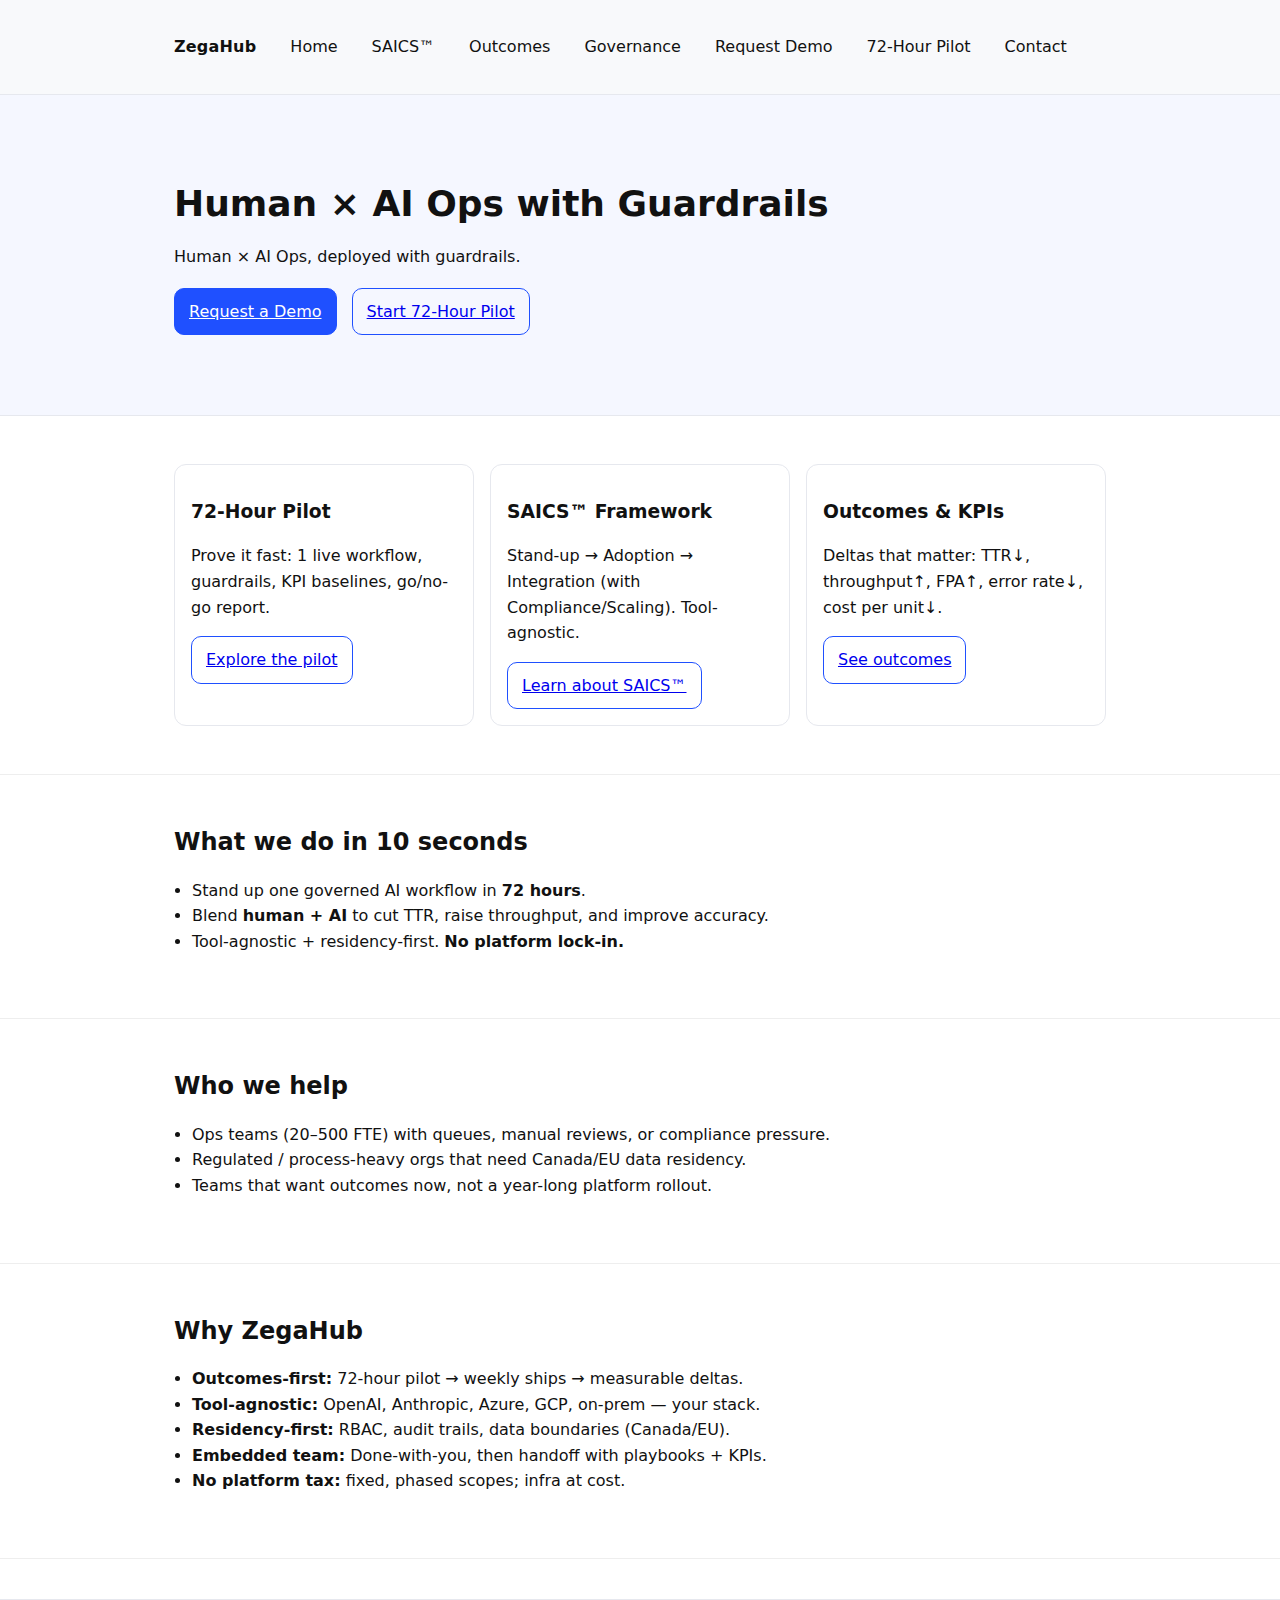
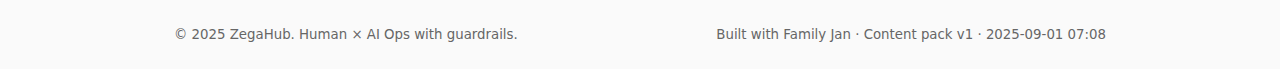
<file: index.html>
<!doctype html>
<html lang="en">
<head>
  <link rel="canonical" href="https://www.zegahub.com/" />
  <!-- deploy: v2 -->
  <meta charset="utf-8">
  <meta name="viewport" content="width=device-width,initial-scale=1">
  <title>ZegaHub — Human × AI Ops with Guardrails</title>
  <meta name="description" content="Stand up one governed AI workflow in 72 hours. Outcomes-first, tool-agnostic, residency-first. No platform lock-in.">
  <style>
:root { font-family: ui-sans-serif, system-ui, -apple-system, Segoe UI, Roboto, Helvetica, Arial, "Apple Color Emoji","Segoe UI Emoji"; line-height: 1.6; }
* { box-sizing: border-box; }
body { margin: 0; color: #111; background: #fff; }
.container { max-width: 980px; margin: 0 auto; padding: 24px; }
nav { background: #f8f9fb; border-bottom: 1px solid #e6e8ee; }
nav .container { display: flex; align-items: center; gap: 18px; }
nav a { text-decoration: none; color: #111; padding: 10px 8px; }
nav a:hover { text-decoration: underline; }
.brand { font-weight: 700; letter-spacing: 0.2px; margin-right: 8px; }
.hero { padding: 56px 0; background: #f5f7ff; border-bottom: 1px solid #e6e8ee; }
.hero h1 { font-size: 36px; margin: 0 0 12px; }
.hero p { margin: 0 0 18px; }
.cta { display: inline-block; margin-right: 10px; padding: 10px 14px; border-radius: 10px; border: 1px solid #1f50ff; }
.cta.primary { background: #1f50ff; color: #fff; }
.band { padding: 24px 0; border-bottom: 1px solid #eee; }
.bullets { padding-left: 18px; }
.cards { display: grid; grid-template-columns: repeat(auto-fit,minmax(240px,1fr)); gap: 16px; }
.card { border: 1px solid #e6e8ee; border-radius: 12px; padding: 16px; background: #fff; }
h2 { margin: 0 0 12px; }
h3 { margin: 16px 0 8px; }
footer { border-top: 1px solid #e6e8ee; background: #fafafa; margin-top: 40px; }
footer .container { display: flex; gap: 12px; justify-content: space-between; flex-wrap: wrap; }
small.muted { color: #666; }
details { padding: 8px 12px; border: 1px solid #e6e8ee; border-radius: 10px; margin: 8px 0; background: #fff; }
summary { cursor: pointer; font-weight: 600; }
form label { display: block; margin: 8px 0 4px; }
input, textarea, select { width: 100%; padding: 10px; border: 1px solid #d7dbe6; border-radius: 10px; }
button { padding: 10px 14px; border-radius: 10px; border: 1px solid #1f50ff; background: #1f50ff; color: #fff; }
.notice { background: #fff8e6; border: 1px solid #ffe2a8; padding: 12px; border-radius: 12px; }
</style>
  <script src="/assets/js/utm.js" defer></script>
</head>
<body>

<nav>
  <div class="container">
    <div class="brand">ZegaHub</div>
    <a href="/index.html">Home</a>
    <a href="/saics.html">SAICS™</a>
    <a href="/outcomes.html">Outcomes</a>
    <a href="/governance.html">Governance</a>
    <a href="/request-demo.html">Request Demo</a>
    <a href="/pilot.html">72-Hour Pilot</a>
    <a href="/contact.html">Contact</a>
  </div>
</nav>



<section class="hero">
  <div class="container">
    <h1>Human × AI Ops with Guardrails</h1>
    <p>Human × AI Ops, deployed with guardrails.</p>
    <a class="cta primary track-utm" href="/request-demo.html">Request a Demo</a>
    <a class="cta track-utm" href="/pilot.html">Start 72‑Hour Pilot</a>
  </div>
</section>

<section class="band">
  <div class="container">
    <div class="cards">
      <div class="card">
        <h3>72‑Hour Pilot</h3>
        <p>Prove it fast: 1 live workflow, guardrails, KPI baselines, go/no-go report.</p>
        <a class="cta track-utm" href="/pilot.html">Explore the pilot</a>
      </div>
      <div class="card">
        <h3>SAICS™ Framework</h3>
        <p>Stand-up → Adoption → Integration (with Compliance/Scaling). Tool-agnostic.</p>
        <a class="cta track-utm" href="/saics.html">Learn about SAICS™</a>
      </div>
      <div class="card">
        <h3>Outcomes & KPIs</h3>
        <p>Deltas that matter: TTR↓, throughput↑, FPA↑, error rate↓, cost per unit↓.</p>
        <a class="cta track-utm" href="/outcomes.html">See outcomes</a>
      </div>
    </div>
  </div>
</section>

<section class="band">
  <div class="container">
    <h2>What we do in 10 seconds</h2>
    <ul class="bullets">
      <li>Stand up one governed AI workflow in <strong>72 hours</strong>.</li>
      <li>Blend <strong>human + AI</strong> to cut TTR, raise throughput, and improve accuracy.</li>
      <li>Tool-agnostic + residency-first. <strong>No platform lock-in.</strong></li>
    </ul>
  </div>
</section>

<section class="band">
  <div class="container">
    <h2>Who we help</h2>
    <ul class="bullets">
      <li>Ops teams (20–500 FTE) with queues, manual reviews, or compliance pressure.</li>
      <li>Regulated / process-heavy orgs that need Canada/EU data residency.</li>
      <li>Teams that want outcomes now, not a year-long platform rollout.</li>
    </ul>
  </div>
</section>

<section class="band">
  <div class="container">
    <h2>Why ZegaHub</h2>
    <ul class="bullets">
      <li><strong>Outcomes-first:</strong> 72-hour pilot → weekly ships → measurable deltas.</li>
      <li><strong>Tool-agnostic:</strong> OpenAI, Anthropic, Azure, GCP, on-prem — your stack.</li>
      <li><strong>Residency-first:</strong> RBAC, audit trails, data boundaries (Canada/EU).</li>
      <li><strong>Embedded team:</strong> Done-with-you, then handoff with playbooks + KPIs.</li>
      <li><strong>No platform tax:</strong> fixed, phased scopes; infra at cost.</li>
    </ul>
  </div>
</section>


<footer>
  <div class="container">
    <small class="muted">© 2025 ZegaHub. Human × AI Ops with guardrails.</small>
    <small class="muted">Built with Family Jan · Content pack v1 · 2025-09-01 07:08</small>
  </div>
</footer>

</body>
</html>
</file>
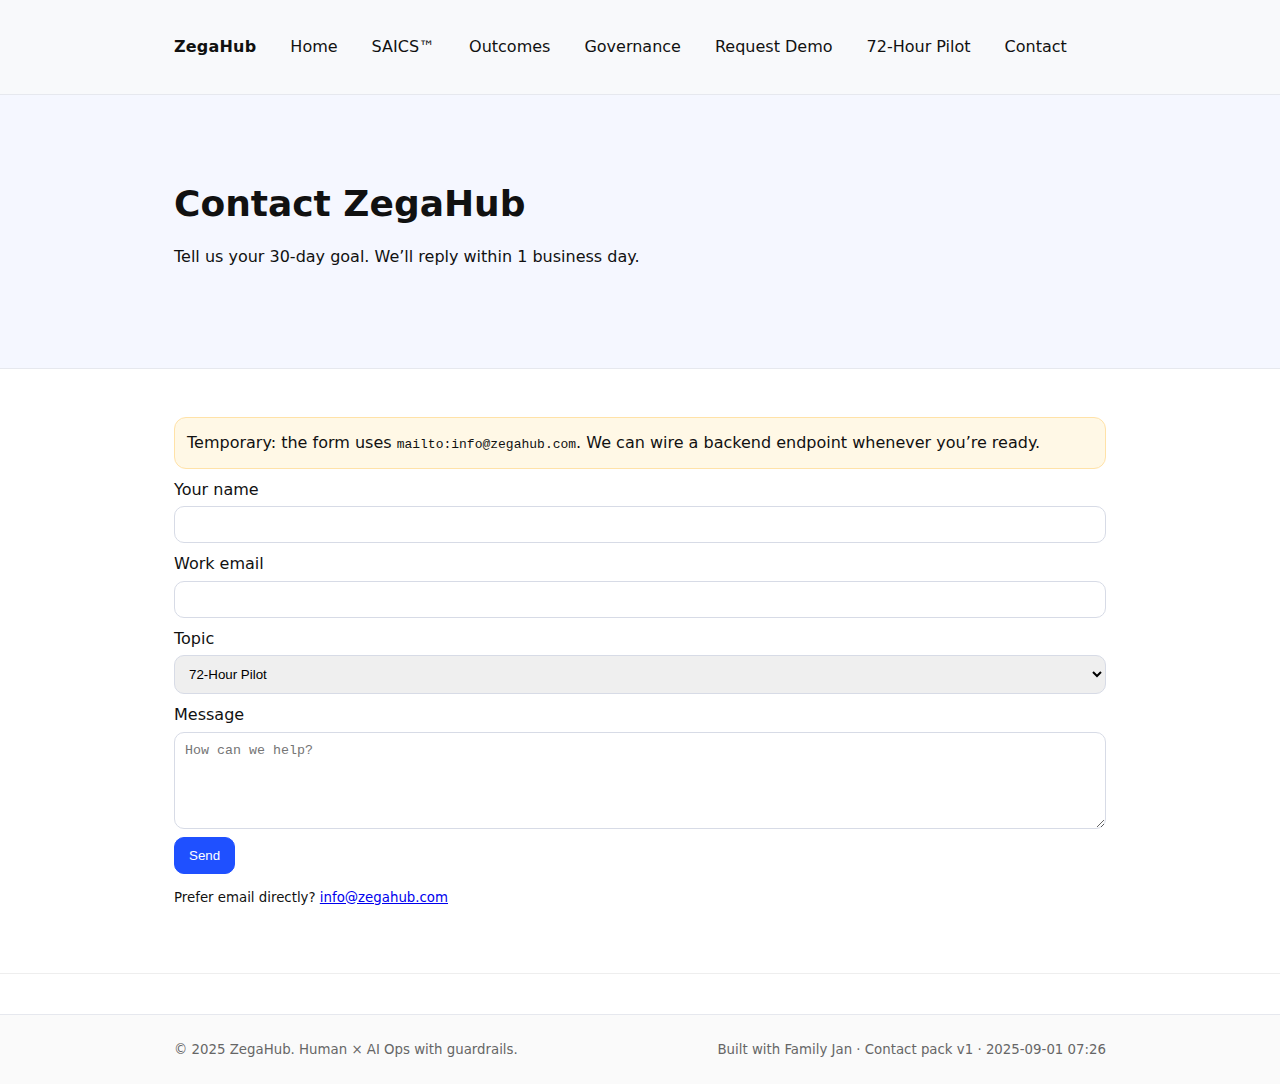
<file: contact.html>
<!doctype html>
<html lang="en">
<head>
  <link rel="canonical" href="https://www.zegahub.com/contact.html" />
  <meta charset="utf-8">
  <meta name="viewport" content="width=device-width,initial-scale=1">
  <title>Contact | ZegaHub</title>
  <meta name="description" content="Contact ZegaHub. Tell us your 30‑day goal and we’ll reply within 1 business day.">
  <link rel="icon" href="/favicon.svg" type="image/svg+xml" />
  <style>
:root { font-family: ui-sans-serif, system-ui, -apple-system, Segoe UI, Roboto, Helvetica, Arial, "Apple Color Emoji","Segoe UI Emoji"; line-height: 1.6; }
* { box-sizing: border-box; }
body { margin: 0; color: #111; background: #fff; }
.container { max-width: 980px; margin: 0 auto; padding: 24px; }
nav { background: #f8f9fb; border-bottom: 1px solid #e6e8ee; }
nav .container { display: flex; align-items: center; gap: 18px; }
nav a { text-decoration: none; color: #111; padding: 10px 8px; }
nav a:hover { text-decoration: underline; }
.brand { font-weight: 700; letter-spacing: 0.2px; margin-right: 8px; }
.hero { padding: 56px 0; background: #f5f7ff; border-bottom: 1px solid #e6e8ee; }
.hero h1 { font-size: 36px; margin: 0 0 12px; }
.hero p { margin: 0 0 18px; }
.cta { display: inline-block; margin-right: 10px; padding: 10px 14px; border-radius: 10px; border: 1px solid #1f50ff; }
.cta.primary { background: #1f50ff; color: #fff; }
.band { padding: 24px 0; border-bottom: 1px solid #eee; }
.bullets { padding-left: 18px; }
.cards { display: grid; grid-template-columns: repeat(auto-fit,minmax(240px,1fr)); gap: 16px; }
.card { border: 1px solid #e6e8ee; border-radius: 12px; padding: 16px; background: #fff; }
h2 { margin: 0 0 12px; }
h3 { margin: 16px 0 8px; }
footer { border-top: 1px solid #e6e8ee; background: #fafafa; margin-top: 40px; }
footer .container { display: flex; gap: 12px; justify-content: space-between; flex-wrap: wrap; }
small.muted { color: #666; }
form label { display: block; margin: 8px 0 4px; }
input, textarea, select { width: 100%; padding: 10px; border: 1px solid #d7dbe6; border-radius: 10px; }
button { padding: 10px 14px; border-radius: 10px; border: 1px solid #1f50ff; background: #1f50ff; color: #fff; }
.notice { background: #fff8e6; border: 1px solid #ffe2a8; padding: 12px; border-radius: 12px; }
</style>
</head>
<body>

<nav>
  <div class="container">
    <div class="brand">ZegaHub</div>
    <a href="/index.html">Home</a>
    <a href="/saics.html">SAICS™</a>
    <a href="/outcomes.html">Outcomes</a>
    <a href="/governance.html">Governance</a>
    <a href="/request-demo.html">Request Demo</a>
    <a href="/pilot.html">72‑Hour Pilot</a>
    <a href="/contact.html">Contact</a>
  </div>
</nav>


<section class="hero">
  <div class="container">
    <h1>Contact ZegaHub</h1>
    <p>Tell us your 30‑day goal. We’ll reply within 1 business day.</p>
  </div>
</section>

<section class="band">
  <div class="container">
    <div class="notice">Temporary: the form uses <code>mailto:info@zegahub.com</code>. We can wire a backend endpoint whenever you’re ready.</div>
    <form action="mailto:info@zegahub.com" method="post" enctype="text/plain">
      <label>Your name</label>
      <input name="name" required>
      <label>Work email</label>
      <input name="email" type="email" required>
      <label>Topic</label>
      <select name="topic">
        <option>72‑Hour Pilot</option>
        <option>Partnership</option>
        <option>General</option>
      </select>
      <label>Message</label>
      <textarea name="message" rows="5" placeholder="How can we help?"></textarea>
      <button type="submit">Send</button>
    </form>
    <p style="margin-top:10px;"><small>Prefer email directly? <a href="mailto:info@zegahub.com">info@zegahub.com</a></small></p>
  </div>
</section>


<footer>
  <div class="container">
    <small class="muted">© 2025 ZegaHub. Human × AI Ops with guardrails.</small>
    <small class="muted">Built with Family Jan · Contact pack v1 · 2025-09-01 07:26</small>
  </div>
</footer>

</body>
</html>
</file>
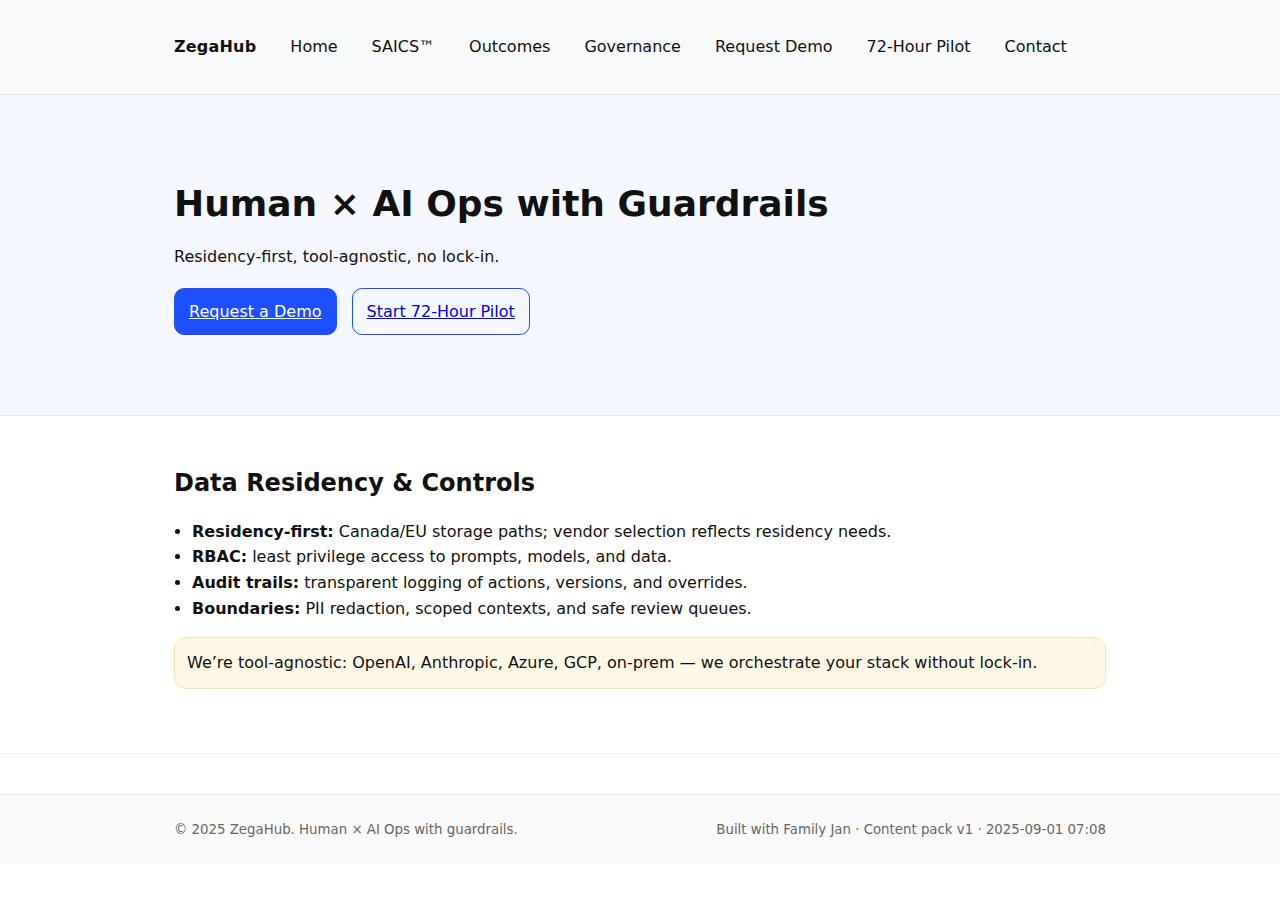
<file: governance.html>
<!doctype html>
<html lang="en">
<head>
  <meta charset="utf-8">
  <meta name="viewport" content="width=device-width,initial-scale=1">
  <title>Governance & Residency | ZegaHub</title>
  <meta name="description" content="Residency-first governance with RBAC, audit trails, and data boundaries (Canada/EU). Tool-agnostic, no lock-in.">
  <style>
:root { font-family: ui-sans-serif, system-ui, -apple-system, Segoe UI, Roboto, Helvetica, Arial, "Apple Color Emoji","Segoe UI Emoji"; line-height: 1.6; }
* { box-sizing: border-box; }
body { margin: 0; color: #111; background: #fff; }
.container { max-width: 980px; margin: 0 auto; padding: 24px; }
nav { background: #f8f9fb; border-bottom: 1px solid #e6e8ee; }
nav .container { display: flex; align-items: center; gap: 18px; }
nav a { text-decoration: none; color: #111; padding: 10px 8px; }
nav a:hover { text-decoration: underline; }
.brand { font-weight: 700; letter-spacing: 0.2px; margin-right: 8px; }
.hero { padding: 56px 0; background: #f5f7ff; border-bottom: 1px solid #e6e8ee; }
.hero h1 { font-size: 36px; margin: 0 0 12px; }
.hero p { margin: 0 0 18px; }
.cta { display: inline-block; margin-right: 10px; padding: 10px 14px; border-radius: 10px; border: 1px solid #1f50ff; }
.cta.primary { background: #1f50ff; color: #fff; }
.band { padding: 24px 0; border-bottom: 1px solid #eee; }
.bullets { padding-left: 18px; }
.cards { display: grid; grid-template-columns: repeat(auto-fit,minmax(240px,1fr)); gap: 16px; }
.card { border: 1px solid #e6e8ee; border-radius: 12px; padding: 16px; background: #fff; }
h2 { margin: 0 0 12px; }
h3 { margin: 16px 0 8px; }
footer { border-top: 1px solid #e6e8ee; background: #fafafa; margin-top: 40px; }
footer .container { display: flex; gap: 12px; justify-content: space-between; flex-wrap: wrap; }
small.muted { color: #666; }
details { padding: 8px 12px; border: 1px solid #e6e8ee; border-radius: 10px; margin: 8px 0; background: #fff; }
summary { cursor: pointer; font-weight: 600; }
form label { display: block; margin: 8px 0 4px; }
input, textarea, select { width: 100%; padding: 10px; border: 1px solid #d7dbe6; border-radius: 10px; }
button { padding: 10px 14px; border-radius: 10px; border: 1px solid #1f50ff; background: #1f50ff; color: #fff; }
.notice { background: #fff8e6; border: 1px solid #ffe2a8; padding: 12px; border-radius: 12px; }
</style>
  <script src="/assets/js/utm.js" defer></script>
</head>
<body>

<nav>
  <div class="container">
    <div class="brand">ZegaHub</div>
    <a href="/index.html">Home</a>
    <a href="/saics.html">SAICS™</a>
    <a href="/outcomes.html">Outcomes</a>
    <a href="/governance.html">Governance</a>
    <a href="/request-demo.html">Request Demo</a>
    <a href="/pilot.html">72-Hour Pilot</a>
    <a href="/contact.html">Contact</a>
  </div>
</nav>



<section class="hero">
  <div class="container">
    <h1>Human × AI Ops with Guardrails</h1>
    <p>Residency‑first, tool‑agnostic, no lock‑in.</p>
    <a class="cta primary track-utm" href="/request-demo.html">Request a Demo</a>
    <a class="cta track-utm" href="/pilot.html">Start 72‑Hour Pilot</a>
  </div>
</section>

<section class="band">
  <div class="container">
    <h2>Data Residency & Controls</h2>
    <ul class="bullets">
      <li><strong>Residency‑first:</strong> Canada/EU storage paths; vendor selection reflects residency needs.</li>
      <li><strong>RBAC:</strong> least privilege access to prompts, models, and data.</li>
      <li><strong>Audit trails:</strong> transparent logging of actions, versions, and overrides.</li>
      <li><strong>Boundaries:</strong> PII redaction, scoped contexts, and safe review queues.</li>
    </ul>
    <p class="notice">We’re tool‑agnostic: OpenAI, Anthropic, Azure, GCP, on‑prem — we orchestrate your stack without lock‑in.</p>
  </div>
</section>


<footer>
  <div class="container">
    <small class="muted">© 2025 ZegaHub. Human × AI Ops with guardrails.</small>
    <small class="muted">Built with Family Jan · Content pack v1 · 2025-09-01 07:08</small>
  </div>
</footer>

</body>
</html>
</file>
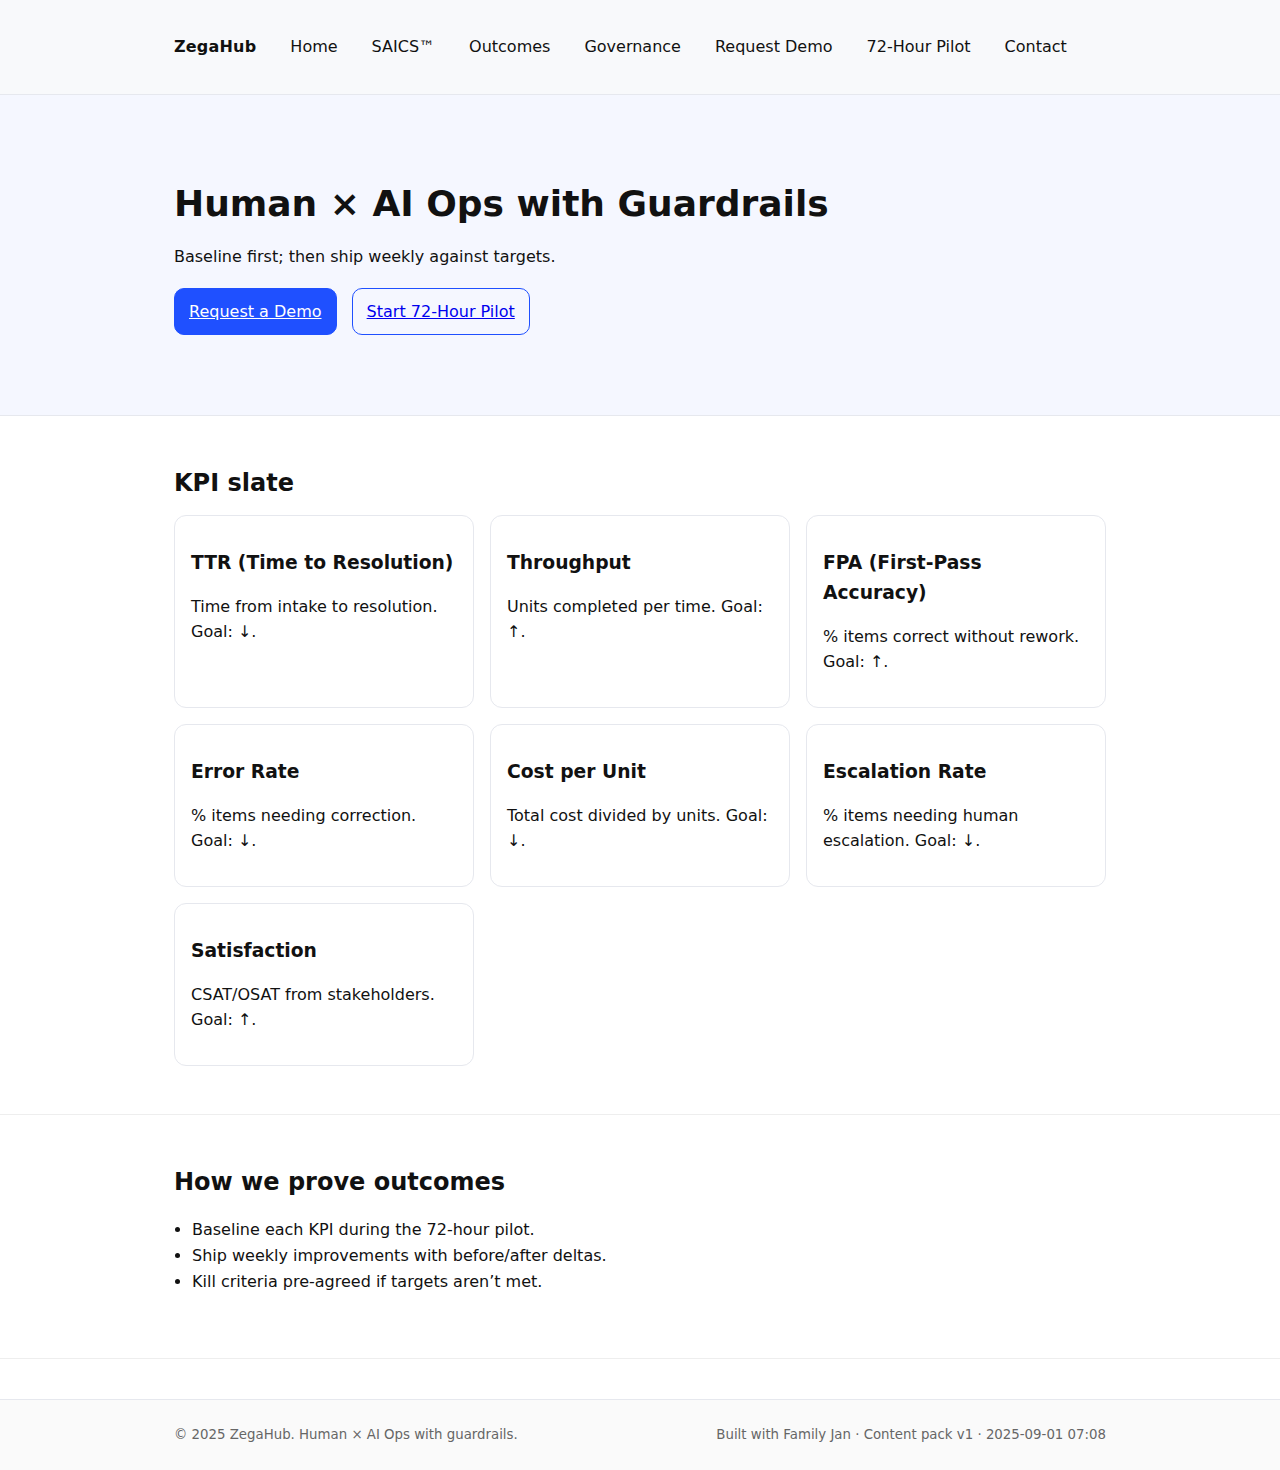
<file: outcomes.html>
<!doctype html>
<html lang="en">
<head>
  <meta charset="utf-8">
  <meta name="viewport" content="width=device-width,initial-scale=1">
  <title>Outcomes & KPIs | ZegaHub</title>
  <meta name="description" content="Measurable deltas: TTR↓, throughput↑, accuracy↑, error rate↓. Baseline first; weekly shipments against targets.">
  <style>
:root { font-family: ui-sans-serif, system-ui, -apple-system, Segoe UI, Roboto, Helvetica, Arial, "Apple Color Emoji","Segoe UI Emoji"; line-height: 1.6; }
* { box-sizing: border-box; }
body { margin: 0; color: #111; background: #fff; }
.container { max-width: 980px; margin: 0 auto; padding: 24px; }
nav { background: #f8f9fb; border-bottom: 1px solid #e6e8ee; }
nav .container { display: flex; align-items: center; gap: 18px; }
nav a { text-decoration: none; color: #111; padding: 10px 8px; }
nav a:hover { text-decoration: underline; }
.brand { font-weight: 700; letter-spacing: 0.2px; margin-right: 8px; }
.hero { padding: 56px 0; background: #f5f7ff; border-bottom: 1px solid #e6e8ee; }
.hero h1 { font-size: 36px; margin: 0 0 12px; }
.hero p { margin: 0 0 18px; }
.cta { display: inline-block; margin-right: 10px; padding: 10px 14px; border-radius: 10px; border: 1px solid #1f50ff; }
.cta.primary { background: #1f50ff; color: #fff; }
.band { padding: 24px 0; border-bottom: 1px solid #eee; }
.bullets { padding-left: 18px; }
.cards { display: grid; grid-template-columns: repeat(auto-fit,minmax(240px,1fr)); gap: 16px; }
.card { border: 1px solid #e6e8ee; border-radius: 12px; padding: 16px; background: #fff; }
h2 { margin: 0 0 12px; }
h3 { margin: 16px 0 8px; }
footer { border-top: 1px solid #e6e8ee; background: #fafafa; margin-top: 40px; }
footer .container { display: flex; gap: 12px; justify-content: space-between; flex-wrap: wrap; }
small.muted { color: #666; }
details { padding: 8px 12px; border: 1px solid #e6e8ee; border-radius: 10px; margin: 8px 0; background: #fff; }
summary { cursor: pointer; font-weight: 600; }
form label { display: block; margin: 8px 0 4px; }
input, textarea, select { width: 100%; padding: 10px; border: 1px solid #d7dbe6; border-radius: 10px; }
button { padding: 10px 14px; border-radius: 10px; border: 1px solid #1f50ff; background: #1f50ff; color: #fff; }
.notice { background: #fff8e6; border: 1px solid #ffe2a8; padding: 12px; border-radius: 12px; }
</style>
  <script src="/assets/js/utm.js" defer></script>
</head>
<body>

<nav>
  <div class="container">
    <div class="brand">ZegaHub</div>
    <a href="/index.html">Home</a>
    <a href="/saics.html">SAICS™</a>
    <a href="/outcomes.html">Outcomes</a>
    <a href="/governance.html">Governance</a>
    <a href="/request-demo.html">Request Demo</a>
    <a href="/pilot.html">72-Hour Pilot</a>
    <a href="/contact.html">Contact</a>
  </div>
</nav>



<section class="hero">
  <div class="container">
    <h1>Human × AI Ops with Guardrails</h1>
    <p>Baseline first; then ship weekly against targets.</p>
    <a class="cta primary track-utm" href="/request-demo.html">Request a Demo</a>
    <a class="cta track-utm" href="/pilot.html">Start 72‑Hour Pilot</a>
  </div>
</section>

<section class="band">
  <div class="container">
    <h2>KPI slate</h2>
    <div class="cards">
      <div class="card"><h3>TTR (Time to Resolution)</h3><p>Time from intake to resolution. Goal: ↓.</p></div>
      <div class="card"><h3>Throughput</h3><p>Units completed per time. Goal: ↑.</p></div>
      <div class="card"><h3>FPA (First‑Pass Accuracy)</h3><p>% items correct without rework. Goal: ↑.</p></div>
      <div class="card"><h3>Error Rate</h3><p>% items needing correction. Goal: ↓.</p></div>
      <div class="card"><h3>Cost per Unit</h3><p>Total cost divided by units. Goal: ↓.</p></div>
      <div class="card"><h3>Escalation Rate</h3><p>% items needing human escalation. Goal: ↓.</p></div>
      <div class="card"><h3>Satisfaction</h3><p>CSAT/OSAT from stakeholders. Goal: ↑.</p></div>
    </div>
  </div>
</section>

<section class="band">
  <div class="container">
    <h2>How we prove outcomes</h2>
    <ul class="bullets">
      <li>Baseline each KPI during the 72‑hour pilot.</li>
      <li>Ship weekly improvements with before/after deltas.</li>
      <li>Kill criteria pre‑agreed if targets aren’t met.</li>
    </ul>
  </div>
</section>


<footer>
  <div class="container">
    <small class="muted">© 2025 ZegaHub. Human × AI Ops with guardrails.</small>
    <small class="muted">Built with Family Jan · Content pack v1 · 2025-09-01 07:08</small>
  </div>
</footer>

</body>
</html>
</file>
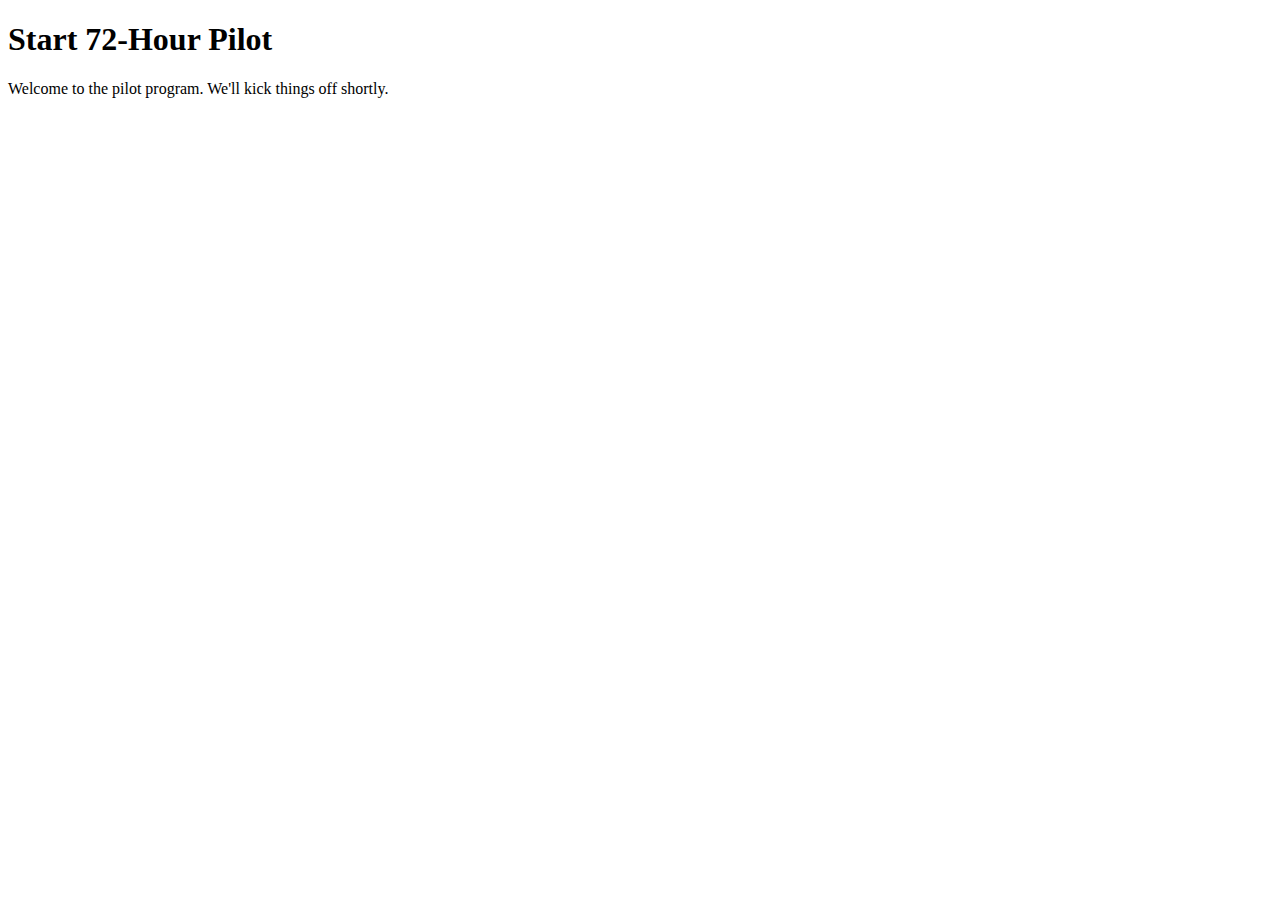
<file: pilot.html>
<!DOCTYPE html>
<html lang="en">
<head>
    <meta charset="UTF-8">
    <meta name="viewport" content="width=device-width, initial-scale=1.0">
    <title>Pilot</title>
</head>
<body>
    <h1>Start 72-Hour Pilot</h1>
    <p>Welcome to the pilot program. We'll kick things off shortly.</p>
</body>
</html>
</file>
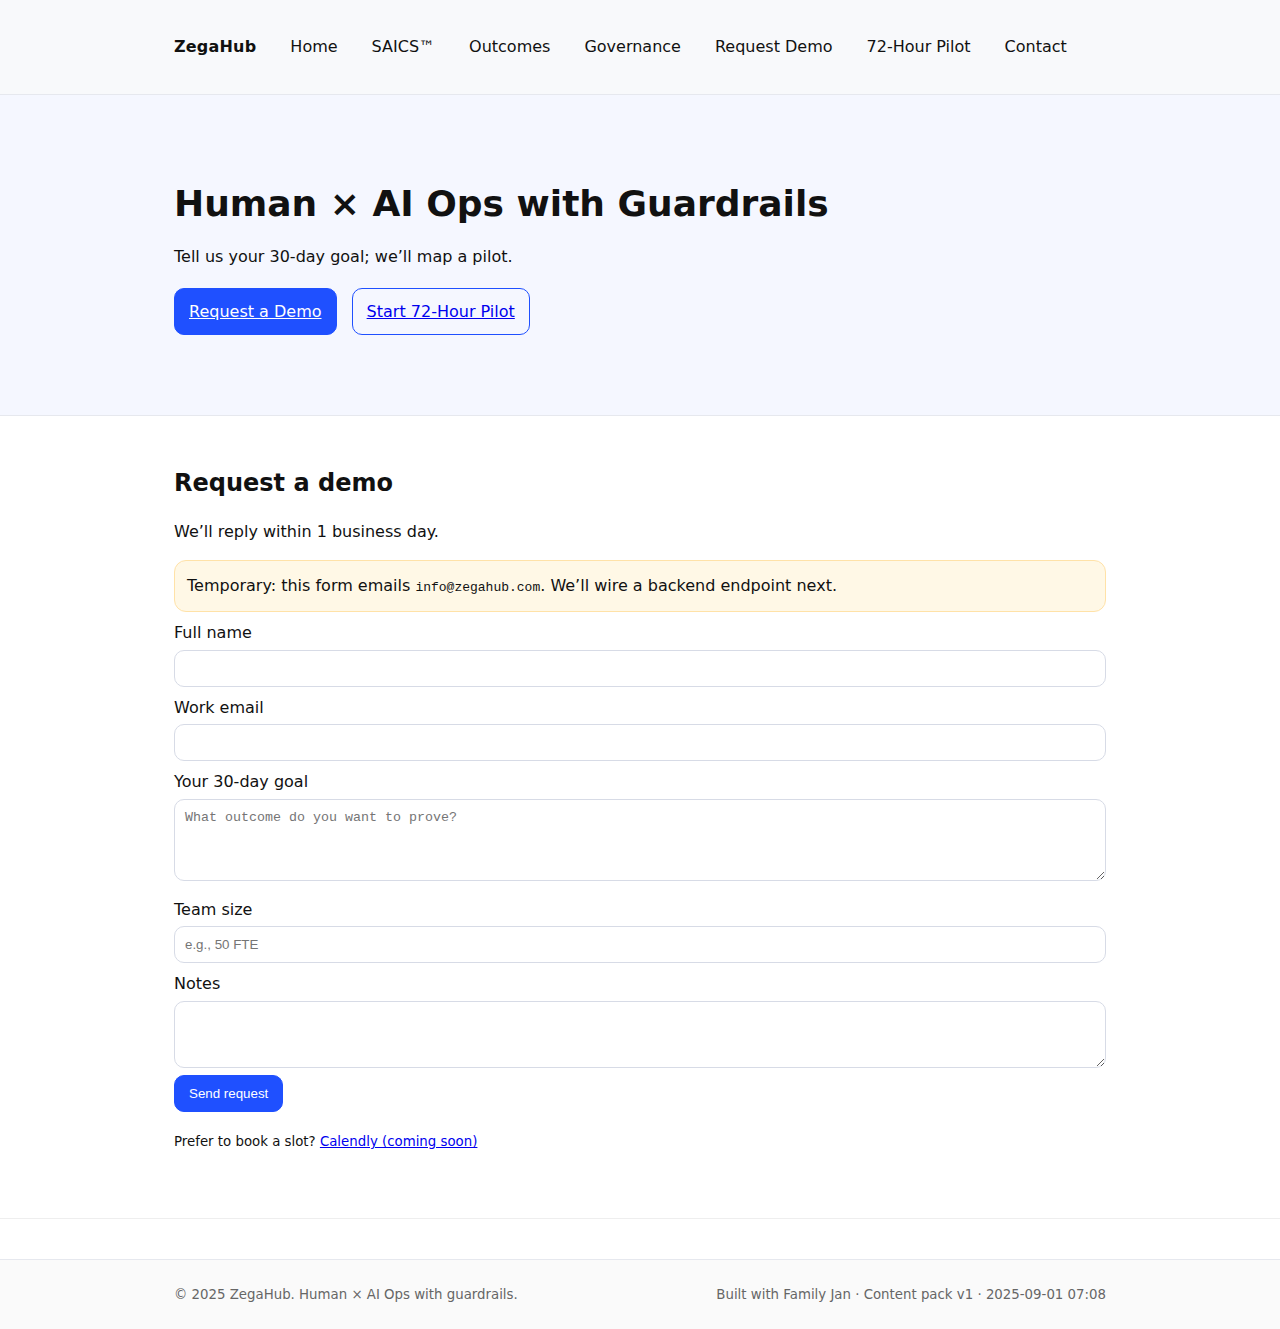
<file: request-demo.html>
<!doctype html>
<html lang="en">
<head>
  <meta charset="utf-8">
  <meta name="viewport" content="width=device-width,initial-scale=1">
  <title>Request a Demo | ZegaHub</title>
  <meta name="description" content="Tell us your 30-day goal. We’ll reply within 1 business day with a 72-Hour Pilot proposal.">
  <style>
:root { font-family: ui-sans-serif, system-ui, -apple-system, Segoe UI, Roboto, Helvetica, Arial, "Apple Color Emoji","Segoe UI Emoji"; line-height: 1.6; }
* { box-sizing: border-box; }
body { margin: 0; color: #111; background: #fff; }
.container { max-width: 980px; margin: 0 auto; padding: 24px; }
nav { background: #f8f9fb; border-bottom: 1px solid #e6e8ee; }
nav .container { display: flex; align-items: center; gap: 18px; }
nav a { text-decoration: none; color: #111; padding: 10px 8px; }
nav a:hover { text-decoration: underline; }
.brand { font-weight: 700; letter-spacing: 0.2px; margin-right: 8px; }
.hero { padding: 56px 0; background: #f5f7ff; border-bottom: 1px solid #e6e8ee; }
.hero h1 { font-size: 36px; margin: 0 0 12px; }
.hero p { margin: 0 0 18px; }
.cta { display: inline-block; margin-right: 10px; padding: 10px 14px; border-radius: 10px; border: 1px solid #1f50ff; }
.cta.primary { background: #1f50ff; color: #fff; }
.band { padding: 24px 0; border-bottom: 1px solid #eee; }
.bullets { padding-left: 18px; }
.cards { display: grid; grid-template-columns: repeat(auto-fit,minmax(240px,1fr)); gap: 16px; }
.card { border: 1px solid #e6e8ee; border-radius: 12px; padding: 16px; background: #fff; }
h2 { margin: 0 0 12px; }
h3 { margin: 16px 0 8px; }
footer { border-top: 1px solid #e6e8ee; background: #fafafa; margin-top: 40px; }
footer .container { display: flex; gap: 12px; justify-content: space-between; flex-wrap: wrap; }
small.muted { color: #666; }
details { padding: 8px 12px; border: 1px solid #e6e8ee; border-radius: 10px; margin: 8px 0; background: #fff; }
summary { cursor: pointer; font-weight: 600; }
form label { display: block; margin: 8px 0 4px; }
input, textarea, select { width: 100%; padding: 10px; border: 1px solid #d7dbe6; border-radius: 10px; }
button { padding: 10px 14px; border-radius: 10px; border: 1px solid #1f50ff; background: #1f50ff; color: #fff; }
.notice { background: #fff8e6; border: 1px solid #ffe2a8; padding: 12px; border-radius: 12px; }
</style>
  <script src="/assets/js/utm.js" defer></script>
</head>
<body>

<nav>
  <div class="container">
    <div class="brand">ZegaHub</div>
    <a href="/index.html">Home</a>
    <a href="/saics.html">SAICS™</a>
    <a href="/outcomes.html">Outcomes</a>
    <a href="/governance.html">Governance</a>
    <a href="/request-demo.html">Request Demo</a>
    <a href="/pilot.html">72-Hour Pilot</a>
    <a href="/contact.html">Contact</a>
  </div>
</nav>



<section class="hero">
  <div class="container">
    <h1>Human × AI Ops with Guardrails</h1>
    <p>Tell us your 30‑day goal; we’ll map a pilot.</p>
    <a class="cta primary track-utm" href="/request-demo.html">Request a Demo</a>
    <a class="cta track-utm" href="/pilot.html">Start 72‑Hour Pilot</a>
  </div>
</section>

<section class="band">
  <div class="container">
    <h2>Request a demo</h2>
    <p>We’ll reply within 1 business day.</p>
    <div class="notice">Temporary: this form emails <code>info@zegahub.com</code>. We’ll wire a backend endpoint next.</div>
    <form action="mailto:info@zegahub.com" method="post" enctype="text/plain">
      <label>Full name</label>
      <input name="name" required>
      <label>Work email</label>
      <input name="email" type="email" required>
      <label>Your 30‑day goal</label>
      <textarea name="goal" rows="4" placeholder="What outcome do you want to prove?"></textarea>
      <label>Team size</label>
      <input name="team_size" placeholder="e.g., 50 FTE">
      <label>Notes</label>
      <textarea name="notes" rows="3"></textarea>
      <button class="track-utm" type="submit">Send request</button>
    </form>
    <p><small>Prefer to book a slot? <a class="track-utm" href="#" title="Calendly coming soon">Calendly (coming soon)</a></small></p>
  </div>
</section>


<footer>
  <div class="container">
    <small class="muted">© 2025 ZegaHub. Human × AI Ops with guardrails.</small>
    <small class="muted">Built with Family Jan · Content pack v1 · 2025-09-01 07:08</small>
  </div>
</footer>

</body>
</html>
</file>
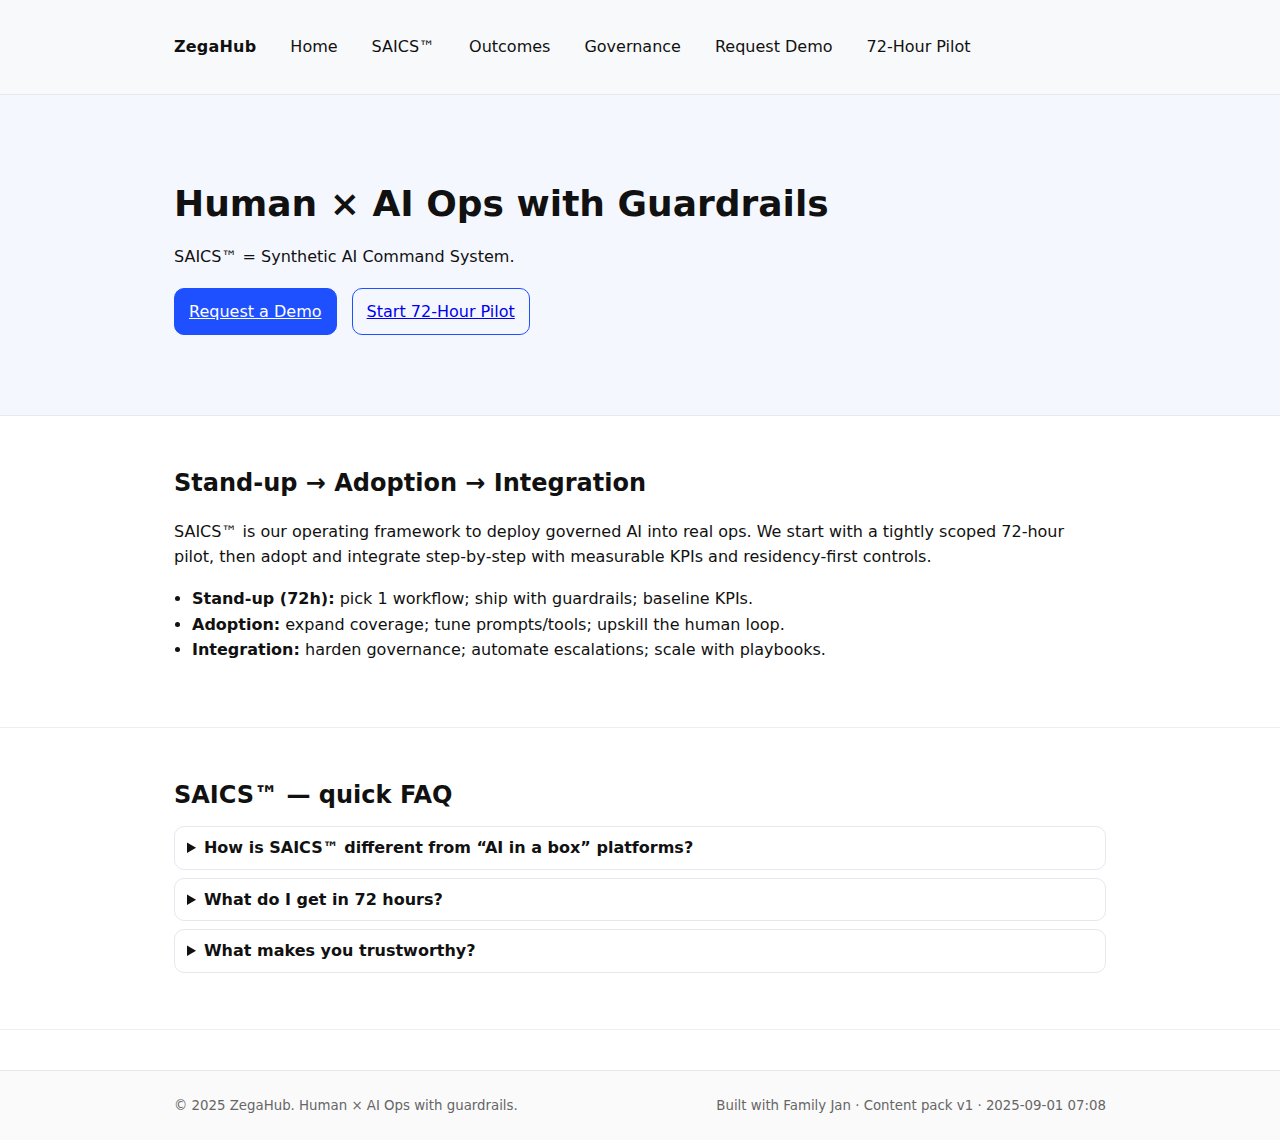
<file: saics.html>
<!doctype html>
<html lang="en">
<head>
  <!-- Canonical -->
<link rel="canonical" href="https://www.zegahub.com/saics.html" />

<!-- Open Graph -->
<meta property="og:type" content="website" />
<meta property="og:site_name" content="ZegaHub" />
<meta property="og:title" content="SAICS™ — Synthetic AI Command System | ZegaHub" />
<meta property="og:description" content="ZegaHub’s framework to orchestrate AI in operations—72-hour pilot, adoption, integration—with governance and measurable KPIs." />
<meta property="og:url" content="https://www.zegahub.com/saics.html" />
<meta property="og:image" content="https://www.zegahub.com/assets/img/og-default.jpg" />
<meta property="og:image:width" content="1200" />
<meta property="og:image:height" content="630" />

<!-- Twitter -->
<meta name="twitter:card" content="summary_large_image" />
<meta name="twitter:title" content="SAICS™ — Synthetic AI Command System | ZegaHub" />
<meta name="twitter:description" content="Governed AI in ops: 72-hour pilot → adoption → integration. Tool-agnostic, residency-first, measurable KPIs." />
<meta name="twitter:image" content="https://www.zegahub.com/assets/img/og-default.jpg" />
<script type="application/ld+json">
{
  "@context": "https://schema.org",
  "@type": "WebPage",
  "name": "SAICS™ — Synthetic AI Command System | ZegaHub",
  "url": "https://www.zegahub.com/saics.html",
  "description": "ZegaHub’s framework to orchestrate AI in operations—72-hour pilot, adoption, integration—with governance and measurable KPIs.",
  "isPartOf": { "@type": "WebSite", "url": "https://www.zegahub.com/" },
  "primaryImageOfPage": {
    "@type": "ImageObject",
    "url": "https://www.zegahub.com/assets/img/og-default.jpg",
    "width": 1200,
    "height": 630
  },
  "breadcrumb": {
    "@context": "https://schema.org",
    "@type": "BreadcrumbList",
    "itemListElement": [
      { "@type": "ListItem", "position": 1,
        "name": "Home", "item": "https://www.zegahub.com/index.html" },
      { "@type": "ListItem", "position": 2,
        "name": "SAICS™", "item": "https://www.zegahub.com/saics.html" }
    ]
  }
}
</script>


  <meta charset="utf-8">
  <meta name="viewport" content="width=device-width,initial-scale=1">
  <title>SAICS™ — Synthetic AI Command System | ZegaHub</title>
  <meta name="description" content="ZegaHub’s framework to orchestrate AI in operations—72h pilot, adoption, integration—with governance and KPIs.">
  <style>
:root { font-family: ui-sans-serif, system-ui, -apple-system, Segoe UI, Roboto, Helvetica, Arial, "Apple Color Emoji","Segoe UI Emoji"; line-height: 1.6; }
* { box-sizing: border-box; }
body { margin: 0; color: #111; background: #fff; }
.container { max-width: 980px; margin: 0 auto; padding: 24px; }
nav { background: #f8f9fb; border-bottom: 1px solid #e6e8ee; }
nav .container { display: flex; align-items: center; gap: 18px; }
nav a { text-decoration: none; color: #111; padding: 10px 8px; }
nav a:hover { text-decoration: underline; }
.brand { font-weight: 700; letter-spacing: 0.2px; margin-right: 8px; }
.hero { padding: 56px 0; background: #f5f7ff; border-bottom: 1px solid #e6e8ee; }
.hero h1 { font-size: 36px; margin: 0 0 12px; }
.hero p { margin: 0 0 18px; }
.cta { display: inline-block; margin-right: 10px; padding: 10px 14px; border-radius: 10px; border: 1px solid #1f50ff; }
.cta.primary { background: #1f50ff; color: #fff; }
.band { padding: 24px 0; border-bottom: 1px solid #eee; }
.bullets { padding-left: 18px; }
.cards { display: grid; grid-template-columns: repeat(auto-fit,minmax(240px,1fr)); gap: 16px; }
.card { border: 1px solid #e6e8ee; border-radius: 12px; padding: 16px; background: #fff; }
h2 { margin: 0 0 12px; }
h3 { margin: 16px 0 8px; }
footer { border-top: 1px solid #e6e8ee; background: #fafafa; margin-top: 40px; }
footer .container { display: flex; gap: 12px; justify-content: space-between; flex-wrap: wrap; }
small.muted { color: #666; }
details { padding: 8px 12px; border: 1px solid #e6e8ee; border-radius: 10px; margin: 8px 0; background: #fff; }
summary { cursor: pointer; font-weight: 600; }
form label { display: block; margin: 8px 0 4px; }
input, textarea, select { width: 100%; padding: 10px; border: 1px solid #d7dbe6; border-radius: 10px; }
button { padding: 10px 14px; border-radius: 10px; border: 1px solid #1f50ff; background: #1f50ff; color: #fff; }
.notice { background: #fff8e6; border: 1px solid #ffe2a8; padding: 12px; border-radius: 12px; }
</style>
  <script src="/assets/js/utm.js" defer></script>
</head>
<body>

<nav>
  <div class="container">
    <div class="brand">ZegaHub</div>
    <a href="/index.html">Home</a>
    <a href="/saics.html" title="SAICS™ — Synthetic AI Command System" aria-label="SAICS™ — Synthetic AI Command System">SAICS™</a>
    <a href="/outcomes.html">Outcomes</a>
    <a href="/governance.html">Governance</a>
    <a href="/request-demo.html">Request Demo</a>
    <a href="/pilot.html">72‑Hour Pilot</a>
  </div>
</nav>


<section class="hero">
  <div class="container">
    <h1>Human × AI Ops with Guardrails</h1>
    <p>SAICS™ = Synthetic AI Command System.</p>
    <a class="cta primary track-utm" href="/request-demo.html">Request a Demo</a>
    <a class="cta track-utm" href="/pilot.html">Start 72‑Hour Pilot</a>
  </div>
</section>

<section class="band">
  <div class="container">
    <h2>Stand‑up → Adoption → Integration</h2>
    <p>SAICS™ is our operating framework to deploy governed AI into real ops. We start with a tightly scoped 72‑hour pilot, then adopt and integrate step‑by‑step with measurable KPIs and residency‑first controls.</p>
    <ul class="bullets">
      <li><strong>Stand‑up (72h):</strong> pick 1 workflow; ship with guardrails; baseline KPIs.</li>
      <li><strong>Adoption:</strong> expand coverage; tune prompts/tools; upskill the human loop.</li>
      <li><strong>Integration:</strong> harden governance; automate escalations; scale with playbooks.</li>
    </ul>
  </div>
</section>

<section class="band">
  <div class="container">
    <h2>SAICS™ — quick FAQ</h2>
    <details>
      <summary>How is SAICS™ different from “AI in a box” platforms?</summary>
      <p>It’s a <em>framework</em>, not a product. We orchestrate your stack and prove outcomes fast, without lock-in.</p>
    </details>
    <details>
      <summary>What do I get in 72 hours?</summary>
      <p>One live workflow + guardrails, KPI baselines (TTR, throughput, FPA, error rate), and a go/no-go report.</p>
    </details>
    <details>
      <summary>What makes you trustworthy?</summary>
      <p>Residency-first governance (RBAC, audit, data boundaries), transparent KPIs, and phased kill-criteria.</p>
    </details>
  </div>
</section>


<footer>
  <div class="container">
    <small class="muted">© 2025 ZegaHub. Human × AI Ops with guardrails.</small>
    <small class="muted">Built with Family Jan · Content pack v1 · 2025-09-01 07:08</small>
  </div>
</footer>

</body>
</html>
</file>
